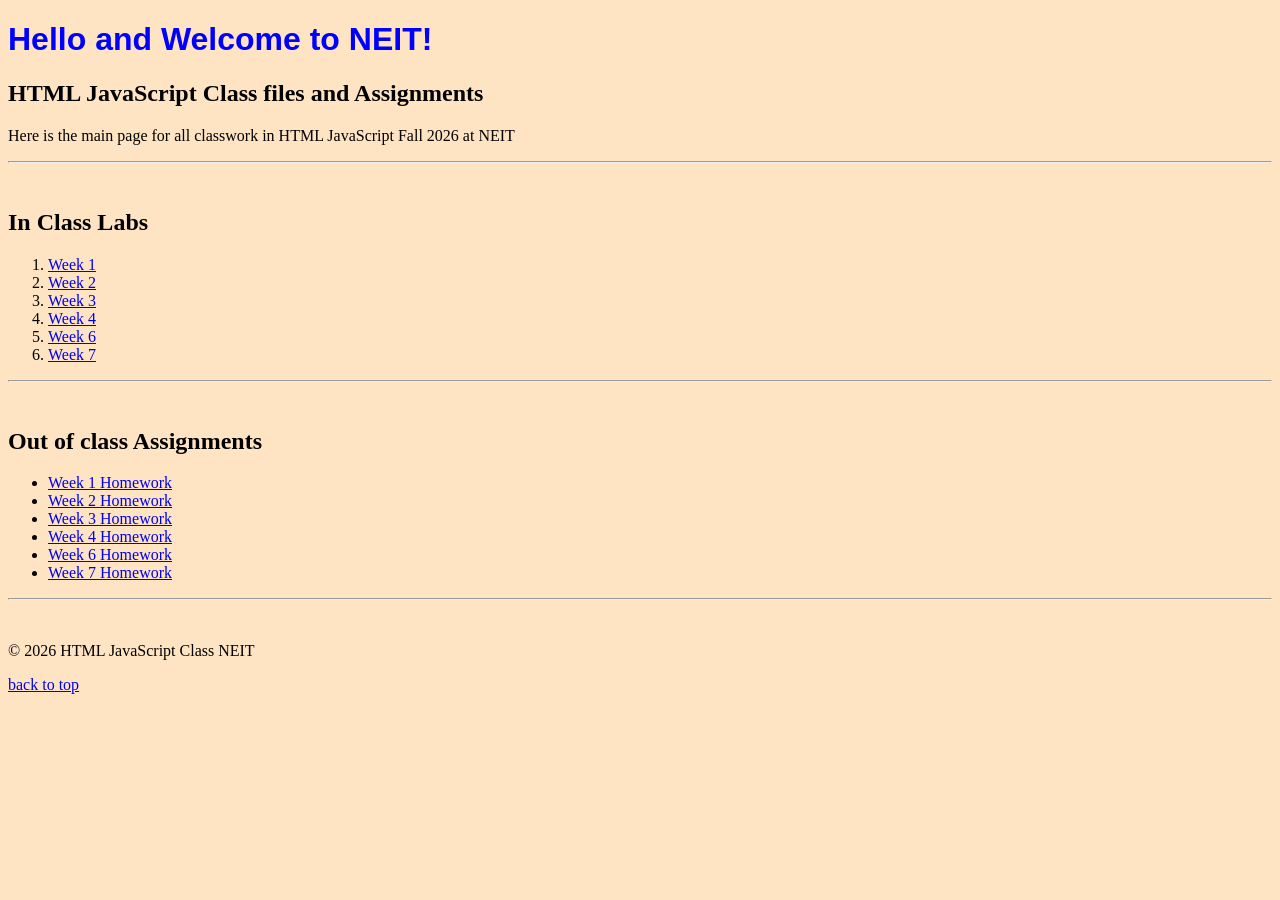
<file: Index.html>
<!DOCTYPE html> 
<html lang="en"> 
    <head>
        <title>HTML JavaScript Main Page</title>
        <meta charset="utf-8">
    </head>
    <body style="background-color: bisque;">
        <h1 style="font-family: Arial, Helvetica, sans-serif; color: blue;">Hello and Welcome to NEIT!</h1>
        <h2>HTML JavaScript Class files and Assignments</h2>
        <p>Here is the main page for all classwork in HTML JavaScript Fall 2026 at NEIT</p>
        <hr>
        <br>
        <h2>In Class Labs</h2>
        <ol>
            <li><a href="Week1/week1.html">Week 1</a></li>
            <li><a href="Week2/Week2.html">Week 2</a></li>
            <li><a href="Week3/index.html">Week 3</a></li>
            <li><a href="Week4/index.html">Week 4</a></li>
            <li><a href="Week6/index.html">Week 6</a></li>
            <li><a href="Week7/index.html">Week 7</a></li>
        </ol>
        <hr>
        <br>
        <h2>Out of class Assignments</h2>
        <ul>
            <li><a href="Week1/assignment/index.html">Week 1 Homework</a></li>
            <li><a href="Week2/assignment/index.html">Week 2 Homework</a></li>
            <li><a href="Week3/d1_assignment/index.html">Week 3 Homework</a></li>
            <li><a href="Week4/w4_pickup/index.html">Week 4 Homework</a></li>
            <li><a href="#">Week 6 Homework</a></li>
            <li><a href="#">Week 7 Homework</a></li>
        </ul>
        <hr>
        <br>
        <p>&copy; 2026 HTML JavaScript Class NEIT</p>
        <a href="#top">back to top</a>
        <script>
            var name = "Yexander";
            var num = 10 + 10;
            console.log(num)
            alert(name + "Welcome to the Page!!");
        </script>
    </body>
</html>
</file>
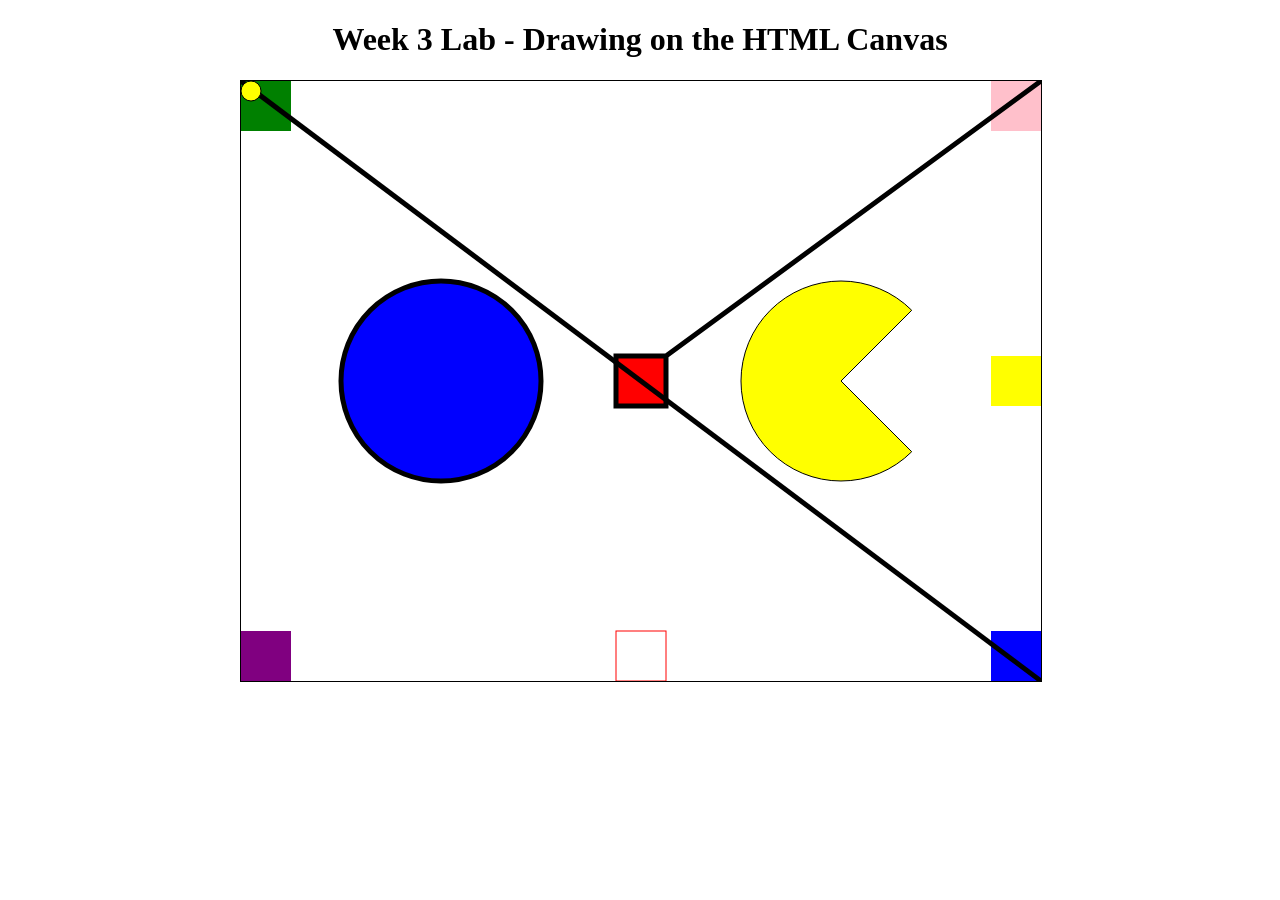
<file: Week3/index.html>
<!DOCTYPE html>
<html>
    <head>
        <title>Week 3 Drawing using the HTML Canvas</title>
        <meta http-equiv="Content=Type" content="text/html; charset=utf-8">
        <meta name="viewpoint" content="width=device-width, initial-scale=1.0">
        <style>
            #container{
                width: 800px;
                text-align: center;
                margin-left: auto;
                margin-right: auto;
            }
        </style>
    </head>
    <body>
        <div id="container">
            <h1>Week 3 Lab - Drawing on the HTML Canvas</h1>
            <canvas id="canvas" width="800" height="600" style="border: 1px solid black;">
                You browser does not support the html canvas element
            </canvas>
        </div>

        <!-- In Document JavaScript -->
         <script>
            //These are the coommon variables for setting up the canvas
            var canvas = document.getElementById("canvas");
            var ctx = canvas.getContext("2d");

            //Draw a square
            ctx.fillStyle = "#ff0000";
            ctx.fillRect(canvas.width/2 - 25, canvas.height/2 - 25, 50, 50);

             ctx.fillStyle = "yellow";
            ctx.fillRect(750, canvas.height/2 - 25, 50, 50);

             ctx.fillStyle = "green";
            ctx.fillRect(0, canvas.height/2 - 300, 50, 50);

             ctx.fillStyle = "pink";
            ctx.fillRect(750, canvas.height/2 - 300, 50, 50);

             ctx.fillStyle = "purple";
            ctx.fillRect(0, canvas.height - 50, 50, 50);

             ctx.fillStyle = "blue";
            ctx.fillRect(750, canvas.height - 50, 50, 50);

            //Outline Box
            ctx.strokeStyle = "red";
            ctx.strokeRect(canvas.width/2 - 25, canvas.height - 50, 50, 50);

            //Let's draw some lines
            ctx.strokeStyle = "black"
            ctx.lineWidth = 5.0; 
            ctx.beginPath();
            ctx.moveTo(0,0);
            ctx.lineTo(800,600);
            ctx.stroke();

             ctx.beginPath();
            ctx.moveTo(800,0);
            ctx.lineTo(canvas.width/2 + 25, canvas.height/2 - 25);
            ctx.lineTo(canvas.width/2 + 25, canvas.height/2 + 25);
            ctx.lineTo(canvas.width/2 - 25, canvas.height/2 + 25);
            ctx.lineTo(canvas.width/2 - 25, canvas.height/2 - 25);
            ctx.lineTo(canvas.width/2 + 25, canvas.height/2 - 25);
            ctx.stroke();

            //How to make a Cricle
            ctx.beginPath();
            ctx.arc(200,300, 100, 0,2 * Math.PI);
            ctx.fill();
            ctx.stroke();

            //Another Circle (It's Pac-Man :D)
            ctx.fillStyle = "yellow";
            ctx.lineWidth = 1.0;
            ctx.beginPath();
            ctx.arc(600,300, 100,degreesToRadians(45), degreesToRadians(315));
            ctx.lineTo(600,300);
            ctx.closePath();
            ctx.fill();
            ctx.stroke();

            function degreesToRadians(degrees)
            {
                let radian = degrees * (Math.PI/180)
                return radian;
            }

            function drawCircle(xPos, yPos, radius, startAngle, endAngle)
            {
                ctx.beginPath();
                ctx.arc(xPos, yPos, radius, degreesToRadians(startAngle), degreesToRadians(endAngle));
                ctx.fill();
                ctx.stroke();
            }

            drawCircle(10,10,10,0,360);
         </script>
    </body>
</html>
</file>
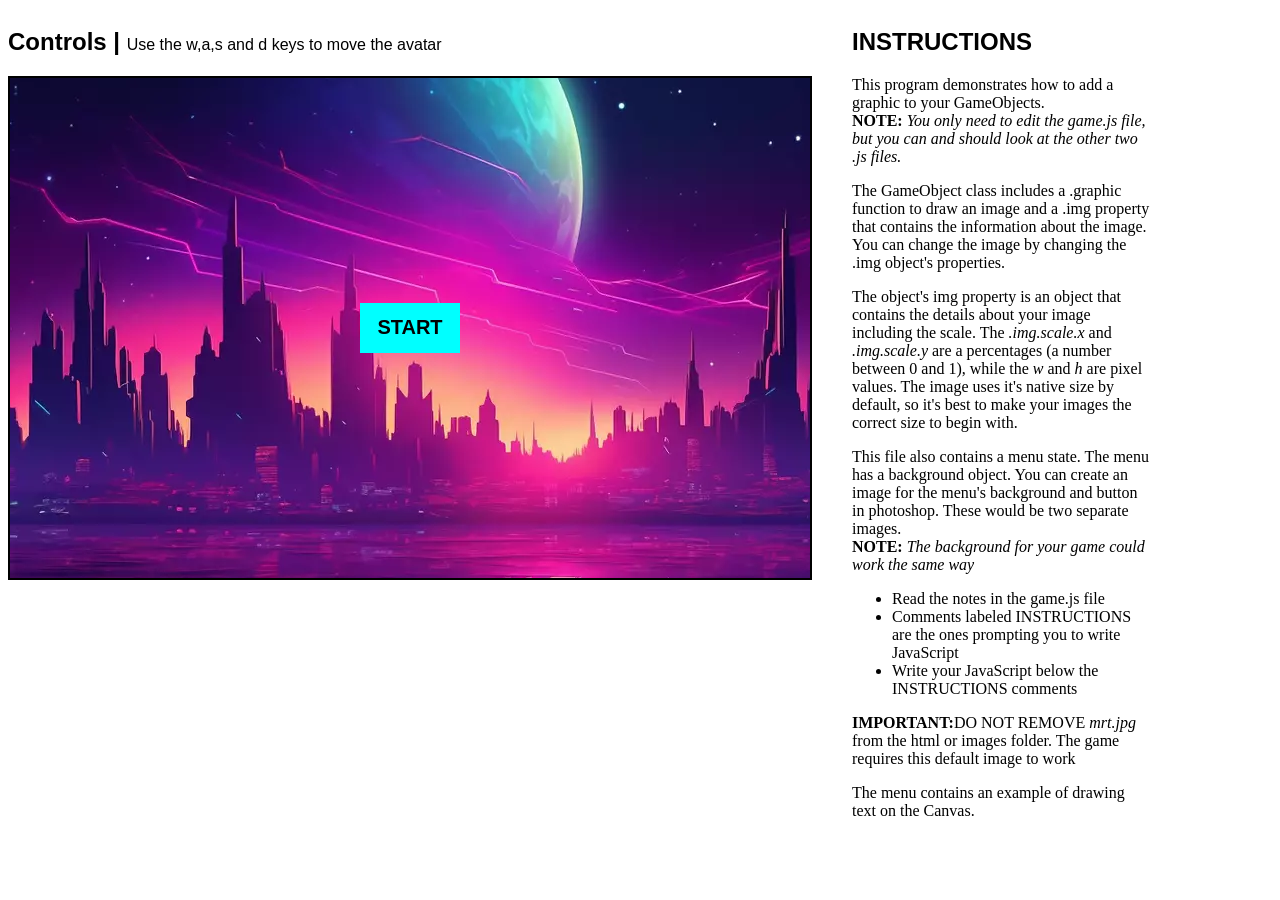
<file: Week7/index.html>
<!DOCTYPE html>
<html lang="en">
<head>
    <meta charset="UTF-8">
    <meta http-equiv="X-UA-Compatible" content="IE=edge">
    <meta name="viewport" content="width=device-width, initial-scale=1.0">
    <link rel="stylesheet" href="css/style.css">
    <title>Week 7 Images</title>
   
</head>
<body>
    <div>
        <h2>Controls | <span>Use the w,a,s and d keys to move the avatar</span></h2>
        <canvas width="800" height="500"></canvas>
    </div>
   
    <div id="instructions">
        <h2>INSTRUCTIONS</h2>
        <p>
            This program demonstrates how to add a graphic to your GameObjects.<br>
            <b>NOTE:</b> <i>You only need to edit the game.js file, but you can and should look at the other two .js files.</i>
        </p>
        <p>
           The GameObject class includes a .graphic function to draw an image and a .img property that contains the information about the image. You can change the image by changing the .img object's properties.
        </p>
        <p>
            The object's img property is an object that contains the details about your image including the scale. The <i>.img.scale.x</i> and <i>.img.scale.y</i> are a percentages (a number between 0 and 1), while the <i>w</i> and <i>h</i> are pixel values. The image uses it's native size by default, so it's best to make your images the correct size to begin with.
        </p>
        <p>
           This file also contains a menu state. The menu has a background object. You can create an image for the menu's background and button in photoshop. These would be two separate images.<br>
           <b>NOTE:</b> <i>The background for your game could work the same way</i>
        </p>
        <p>
            <ul>
                <li>Read the notes in the game.js file</li>
                <li>Comments labeled INSTRUCTIONS are the ones prompting you to write JavaScript</li>
                <li>Write your JavaScript below the INSTRUCTIONS comments</li>
            </ul>
        </p>
        <p>
            <b>IMPORTANT:</b>DO NOT REMOVE <i>mrt.jpg</i> from the html or images folder. The game requires this default image to work
        </p>
        <p>
            The menu contains an example of drawing text on the Canvas.
        </p>
    </div>
    <div class="hidden">
        <!--IMPORTANT: DO NOT REMOVE mrt.jpg. The game requires this default image to work-->
        <img src="images/mrt.jpg" alt="Mr T" id="default">
        <img src="images/menu_bg.webp" alt="menu background" id="menu-bg">
        
    </div>
    <!--controls.js contains the keyboard events and variables for movement-->
    <script src="js/controls.js"></script>
    <!--GameObject.js contains the game object class we will use or all objects in the game-->
    <script src="js/GameObject.js"></script>
    <!--game.js is the game-->
    <script src="js/game.js"></script>
</body>
</html>
</file>
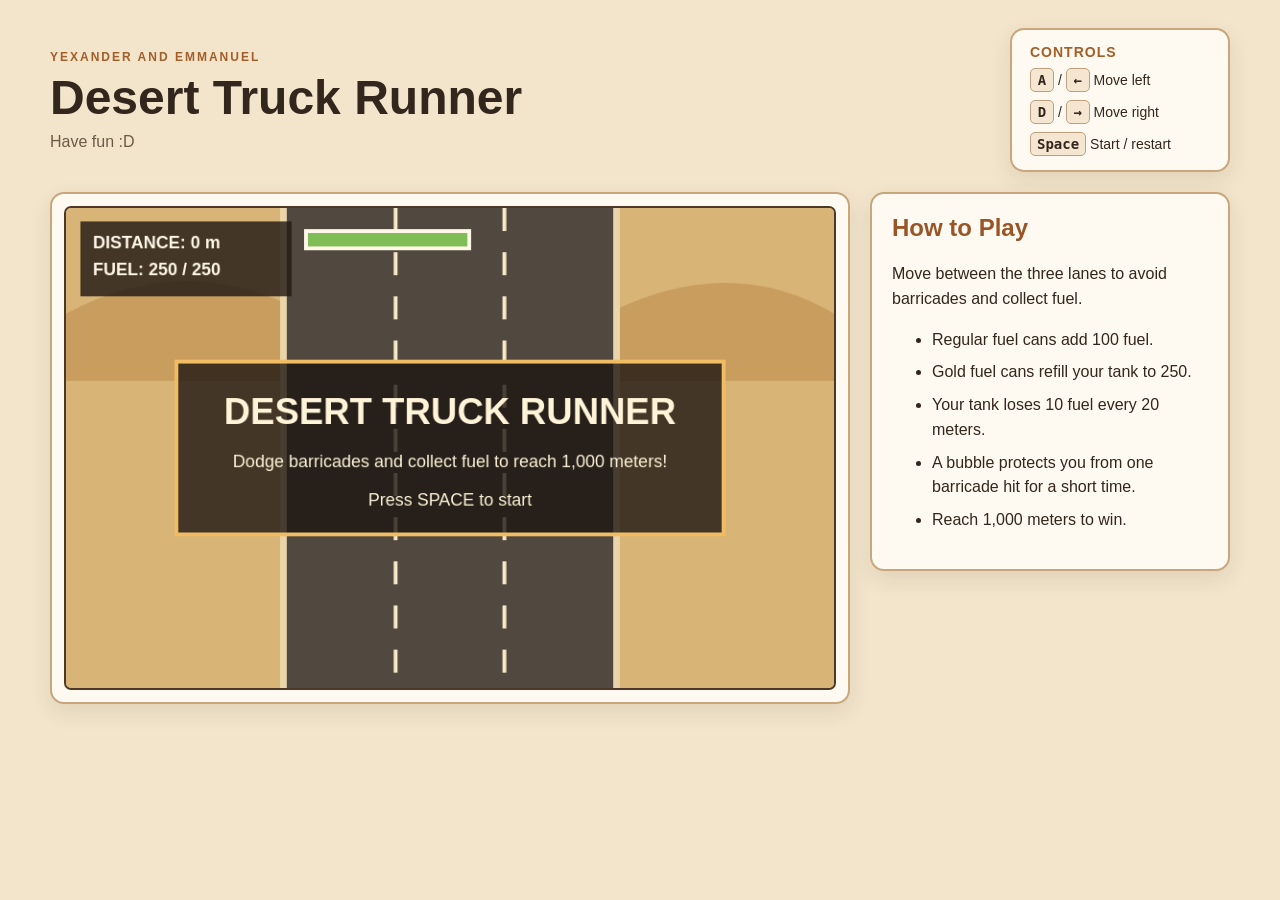
<file: Desert_Truck_Runner_Teacher_Files_Updated/Desert_Truck_Runner_Teacher_Files/index.html>
<!DOCTYPE html>
<html lang="en">
<head>
    <meta charset="UTF-8">
    <meta name="viewport" content="width=device-width, initial-scale=1.0">
    <title>Desert Truck Runner</title>
    <link rel="stylesheet" href="css/style.css">
</head>
<body>
    <main class="page">
        <header>
            <div>
                <p class="eyebrow">Yexander and Emmanuel</p>
                <h1>Desert Truck Runner</h1>
                <p class="subtitle">Have fun :D</p>
            </div>
            <div class="controls-card">
                <strong>CONTROLS</strong>
                <span><kbd>A</kbd> / <kbd>←</kbd> Move left</span>
                <span><kbd>D</kbd> / <kbd>→</kbd> Move right</span>
                <span><kbd>Space</kbd> Start / restart</span>
            </div>
        </header>

        <section class="game-layout">
            <div class="game-panel">
                <canvas width="800" height="500"></canvas>
            </div>
            <aside class="info-panel">
                <h2>How to Play</h2>
                <p>Move between the three lanes to avoid barricades and collect fuel.</p>
                <ul>
                    <li>Regular fuel cans add 100 fuel.</li>
                    <li>Gold fuel cans refill your tank to 250.</li>
                    <li>Your tank loses 10 fuel every 20 meters.</li>
                    <li>A bubble protects you from one barricade hit for a short time.</li>
                    <li>Reach 1,000 meters to win.</li>
                </ul>
            </aside>
        </section>
    </main>

    <div id="game-assets" aria-hidden="true">
        <img src="images/mrt.jpg" alt="Default teacher image" id="default">
        <img src="images/truck.png" alt="Player truck" id="avatar">
        <img src="images/barricade.png" alt="Road barricade" id="barricade">
        <img src="images/gas.png" alt="Regular fuel can" id="gas">
        <img src="images/gold-gas.png" alt="Gold fuel can" id="gold-gas">
        <img src="images/bubble.png" alt="Bubble shield" id="bubble">
    </div>

   
    <script src="js/controls.js"></script>
    <script src="js/GameObject.js"></script>
    <script src="js/game.js"></script>
</body>
</html>
</file>
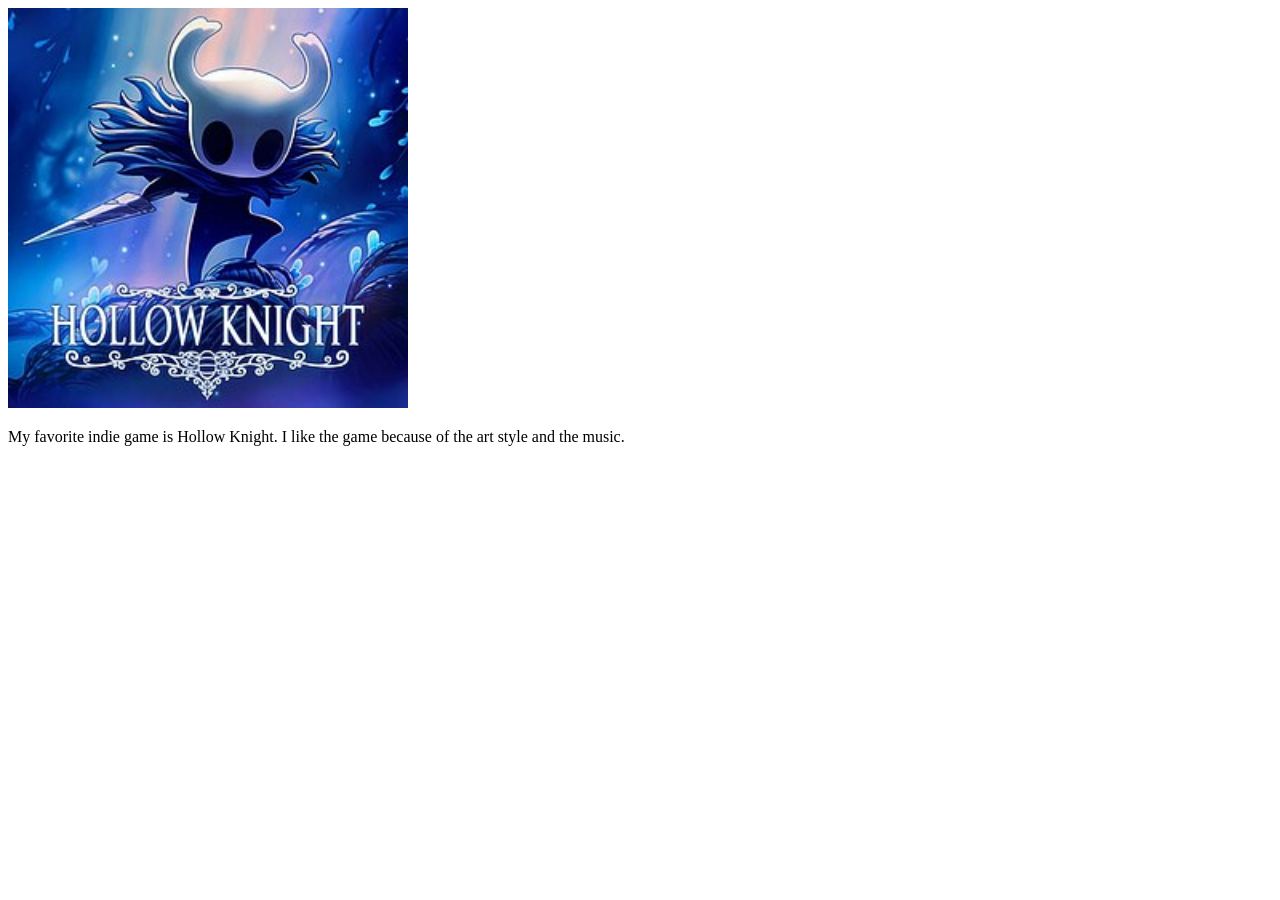
<file: Week1/assignment/index.html>
<!DOCTYPE html>
<html lang="en">

<head>
    <title>Week 1 Homework</title>
    <meta charset="UTF-8">
    <meta name="author" content="Yexander">
    <meta name="description" content="Week 1 Homework">
</head>

<body>
    <img src="images/Hollow_Knight_2026_cover_art.webp"
         alt="A picture of The Knight from the hit indie game Hollow Knight"
         width="400">

    <br>

    <p>My favorite indie game is Hollow Knight. I like the game because of the art style and the music.</p>
</body>

</html>
</file>
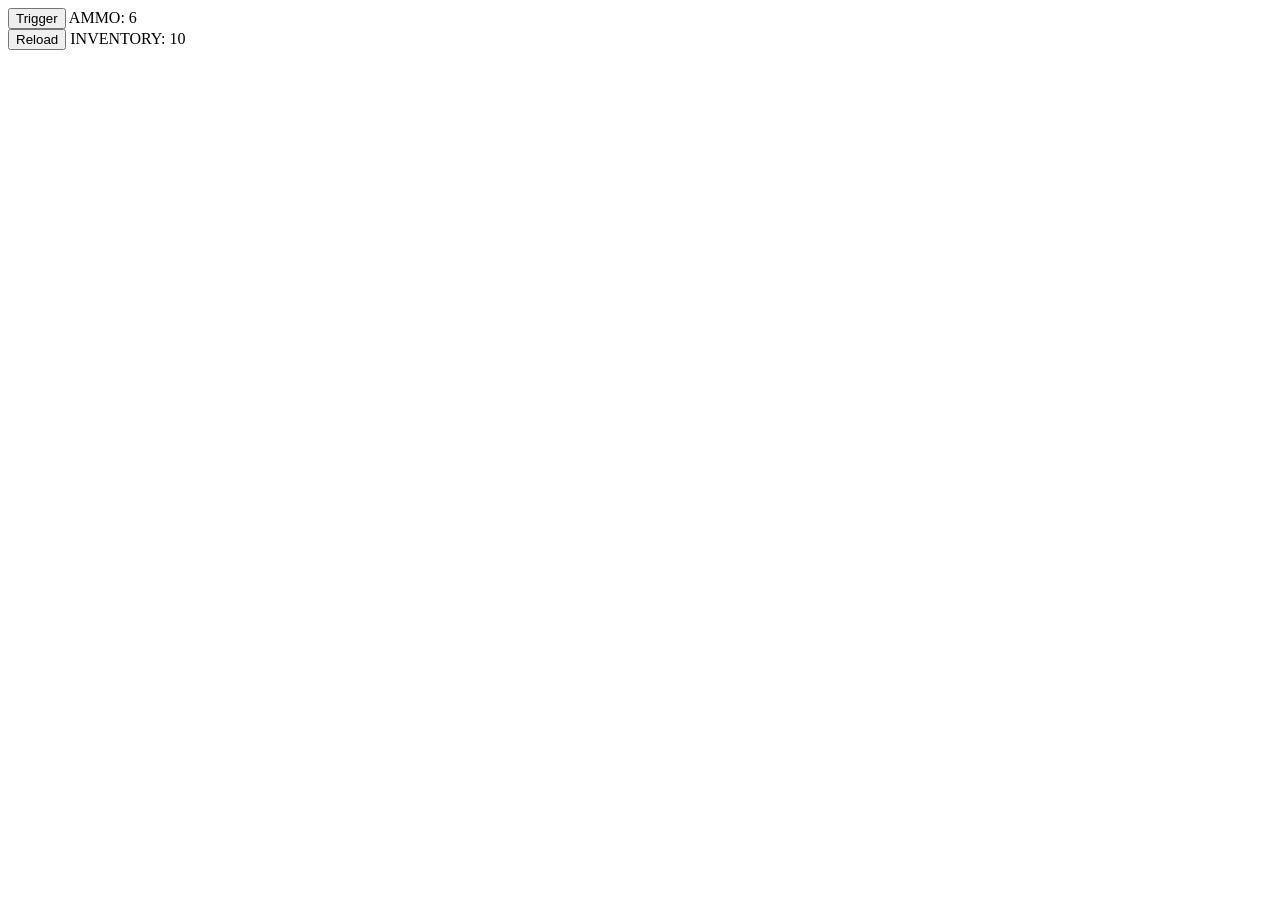
<file: Week2/assignment/index.html>
<!DOCTYPE html>
<html lang="en">
<head>
    <meta charset="UTF-8">
    <meta http-equiv="X-UA-Compatible" content="IE=edge">
    <meta name="viewport" content="width=device-width, initial-scale=1.0">
    <title>Week 2 Gun Program</title>
    <!--PUT YOUR NAME IN THE META TAG FOR AUTHOR-->
    <meta name="Yexander" content="YOUR NAME GOES HERE">
    <!--xxxxxxxxxxxxxxxxxxxxxxxxxxxxxxxxxxxxxxxx-->
    <meta name="description" content="Small programming assignment using events, variables, functions and conditional logic">
</head>
<body>
    <!--Main content of the site-->
    <div>
        <!--Control and output for the "shoot" functionality-->
        <div>
            <button id="trigger-button">Trigger</button>
            <span id="trigger-display"></span>
        </div>
        <!--Control and output for the "reload" functionality-->
        <div>
            <button id="reload-button">Reload</button>
            <span id="reload-display"></span>
        </div>
    </div>
    <script>
        /*-----------------------------------
        Project Description: 
        In this assignment you will write the code to make the following happen:
        1. Make the reload button clickable
        2. When it is clicked your inventory will lose ammo
        3. When it is clicked your gun will gain ammo
        4. The inventory should never drop below 0
        5. CHALLENGE: Can you make the correct number of ammo move from the inventory to the gun? For example if the ammo is at 4 and the max is 6 can you make only 2 subtract from inventory and add to ammo?
        6. Display the resulting numbers in the span tags.
        ------------------------------------*/

        //stores the <button> and <span> elements in variables by selecting the the elements by their id attribute. The # is used when referencing an element's id
        var triggerButton = document.querySelector(`#trigger-button`)
        var triggerDisplay = document.querySelector(`#trigger-display`)
        var reloadButton = document.querySelector(`#reload-button`)
        var reloadDisplay = document.querySelector(`#reload-display`)

        //Variables used to set up the gun and inventory values
        //Maximum amount of ammo the weapon can hold
        var max = 6
        //Amount of ammo currently loaded into the weapon
        var currentAmmo = max
        //Amount of ammo in the character's inventory
        var inventory = 10

        //Changes the words between <span> and </span> for each span element
        triggerDisplay.innerHTML = `AMMO: ${currentAmmo}`
        reloadDisplay.innerHTML = `INVENTORY: ${inventory}`

        /*
        Adds functionality to the button so that when it is clicked it will execute the shoot function
        */
        triggerButton.addEventListener(`click`, shoot)

        /*
        When the shoot function is executed by a user/player clicking the trigger button:
         1. currentAmmo is subtracted by one
         2. if currentAmmo is less than zero, it is set back to zero
         3. The triggerDisplay text is updated to show the latest value for currentAmmo
         NOTE: the "event" placeholder variable in the parenthesis needs to be there for a function to work when it is executed by a  click or any other type of event listener.
        */
        function shoot(event)
        {
            currentAmmo--
            if(currentAmmo<0)
            {
                currentAmmo = 0;
            }
            triggerDisplay.innerHTML = `AMMO: ${currentAmmo}`
        }

        /*------------------INSTRUCTIONS------------------
        Using the code above as a guide, try to make the reload button work below this comment.
        1. Add an event listener to it that calls a function when clicked
        2. Within the function do the following
            a. Subtract ammo from the inventory
            b. Add ammo to the currentAmmo
            d. Stop inventory from going into the negative numbers
            c. Display the result on in the reloadDisplay by changing it's innerHTML
            d. EXTRA CHALLENGE: Figure out how much ammo to load. This will require some math based on how much ammo has been expended and the maximum amount ammo the weapon can hold
        --------------------------------------------------*/

        reloadButton.addEventListener('click', reload)

        function reload(event)
        {
            var ammoNeeded = max - currentAmmo;
            var ammoToLoad = Math.min(ammoNeeded, inventory)
            
            currentAmmo += ammoToLoad
            inventory -= ammoToLoad

            triggerDisplay.innerHTML = `AMMO: ${currentAmmo}`
            reloadDisplay.innerHTML = `INVENTORY: ${inventory}`
            
        }

    </script>
</body>
</html>
</file>
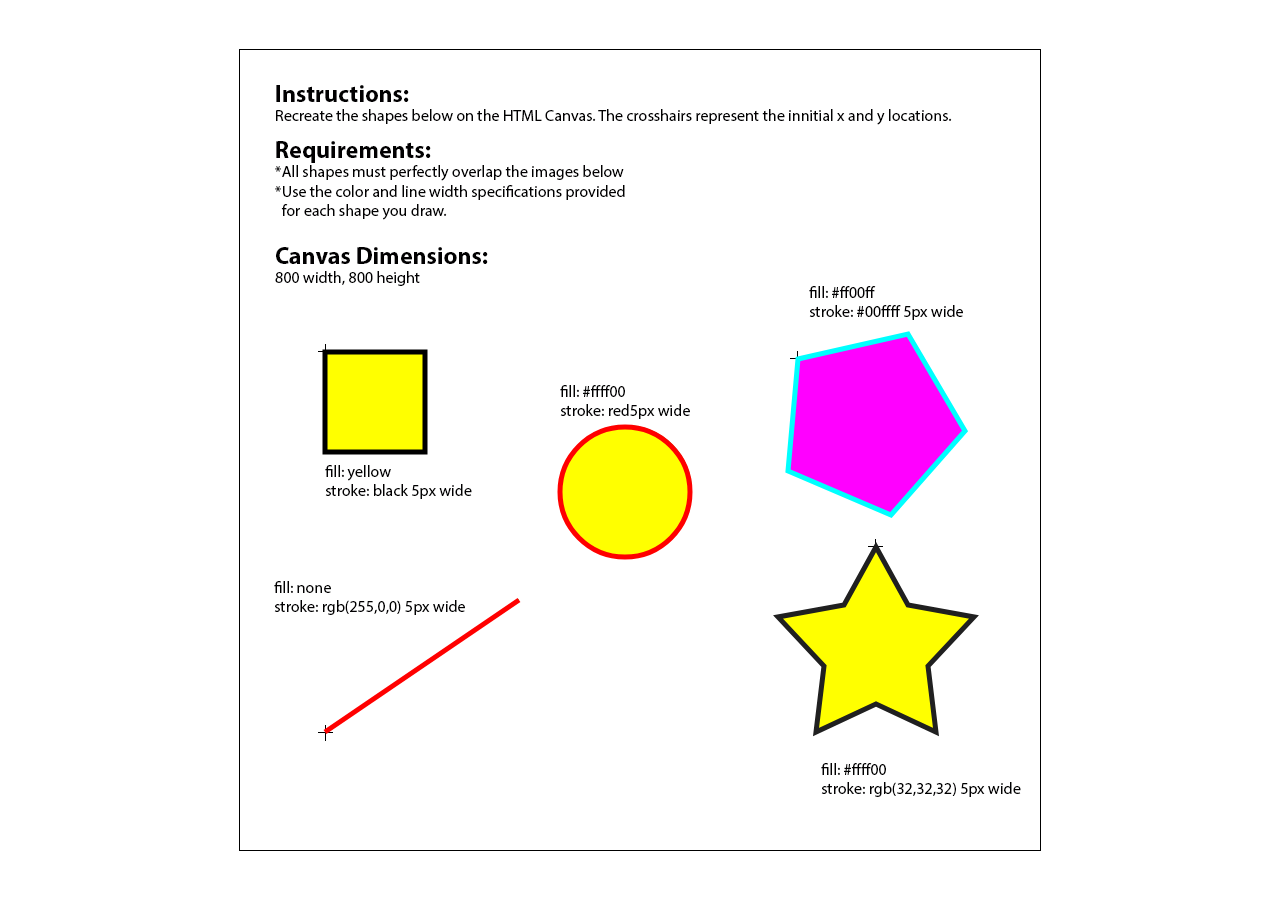
<file: Week3/d1_assignment/index.html>
<!DOCTYPE html>
<html lang="en">
<head>
    <meta charset="UTF-8">
    <meta name="viewport" content="width=device-width, initial-scale=1.0">
    <title>Week 7 Assignment 1 | Drawing Shapes</title>
    <link rel="stylesheet" href="style.css">
</head>
<body>
    <canvas id="canvas" width="800" height="800">
    </canvas>

    <script src="script.js"></script>
</body>
</html>
</file>
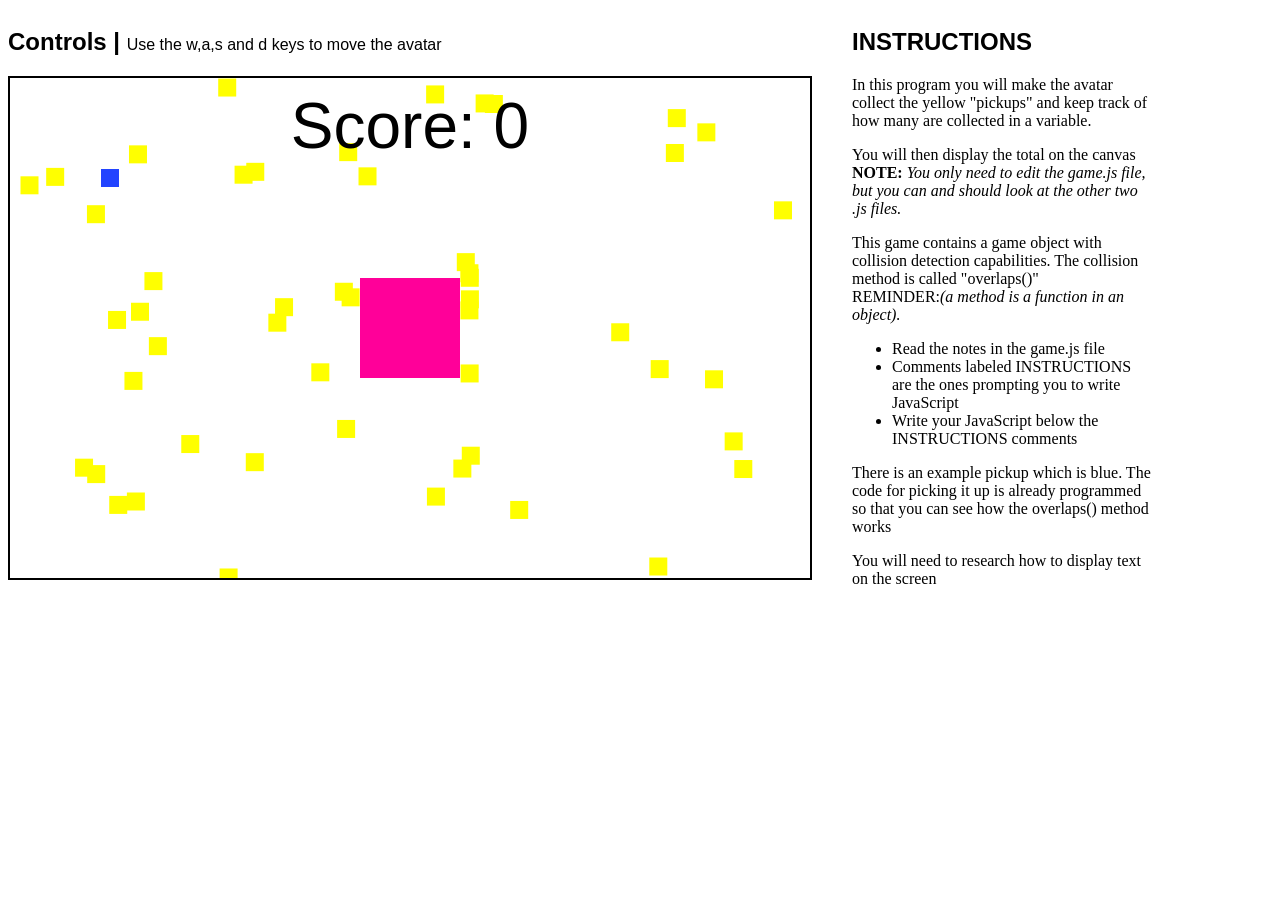
<file: Week4/w4_pickup/index.html>
<!DOCTYPE html>
<html lang="en">
<head>
    <meta charset="UTF-8">
    <meta http-equiv="X-UA-Compatible" content="IE=edge">
    <meta name="viewport" content="width=device-width, initial-scale=1.0">
    <link rel="stylesheet" href="css/style.css">
    <title>Pick ups</title>
   
</head>
<body>
    <div>
        <h2>Controls | <span>Use the w,a,s and d keys to move the avatar</span></h2>
        <canvas width="800" height="500"></canvas>
    </div>
   
    <div id="instructions">
        <h2>INSTRUCTIONS</h2>
        <p>
            In this program you will make the avatar collect the yellow "pickups" and keep track of how many are collected in a variable.
        </p>
        <p>
            You will then display the total on the canvas<br>
            <b>NOTE:</b> <i>You only need to edit the game.js file, but you can and should look at the other two .js files.</i>
        </p>
        <p>
            This game contains a game object with collision detection capabilities.
            The collision method is called "overlaps()"<br>
            REMINDER:<i>(a method is a function in an object).</i><br>
        </p>
        <p>
            <ul>
                <li>Read the notes in the game.js file</li>
                <li>Comments labeled INSTRUCTIONS are the ones prompting you to write JavaScript</li>
                <li>Write your JavaScript below the INSTRUCTIONS comments</li>
            </ul>
        </p>
        <p>
            There is an example pickup which is blue. The code for picking it up is already programmed so that you can see how the overlaps() method works
        </p>
        <p>
            You will need to research how to display text on the screen
        </p>
    </div>
    <!--controls.js contains the keyboard events and variables for movement-->
    <script src="js/controls.js"></script>
    <!--GameObject.js contains the game object class we will use or all objects in the game-->
    <script src="js/GameObject.js"></script>
    <!--game.js is the game-->
    <script src="js/game.js"></script>
</body>
</html>
</file>
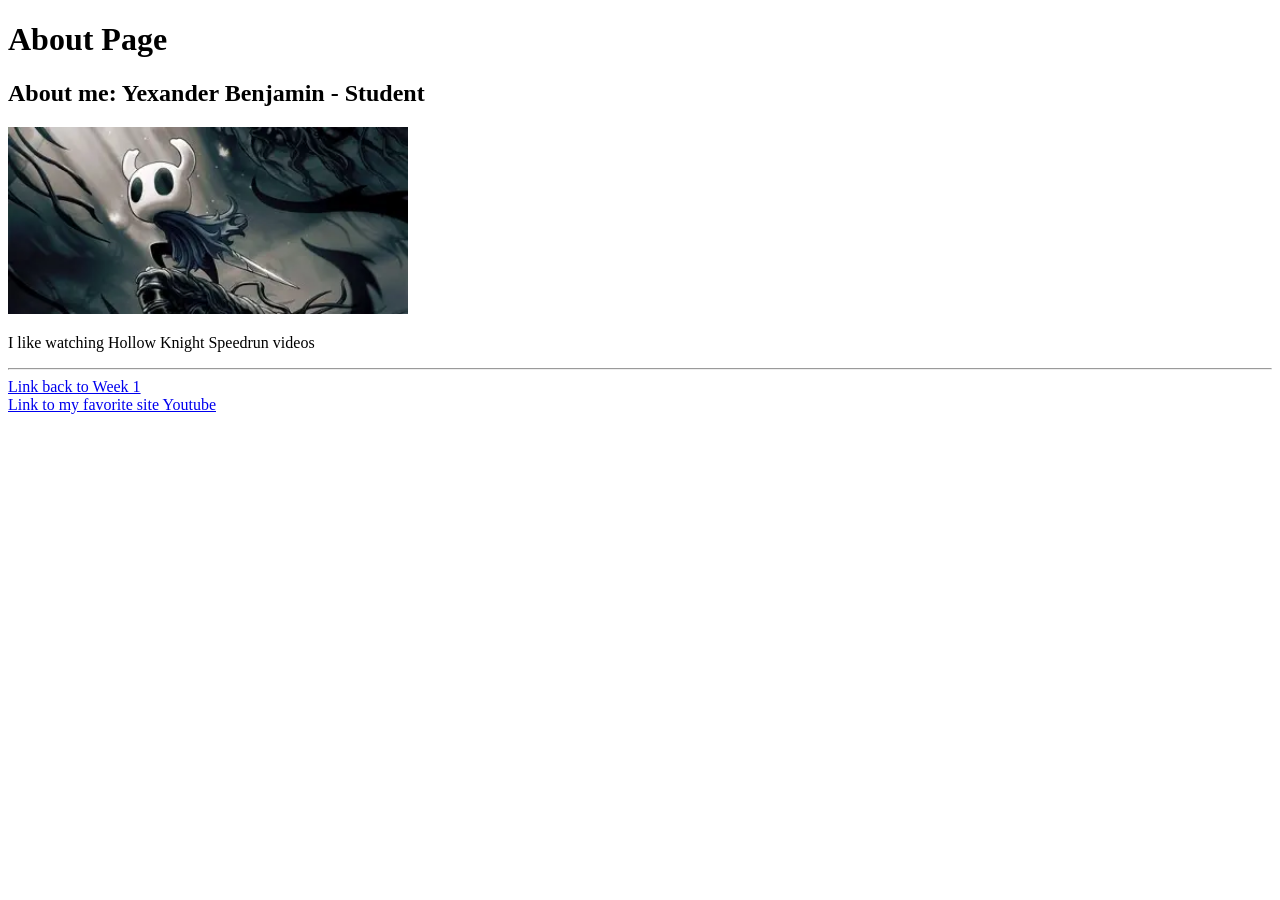
<file: Week1/about.html>
<!DOCTYPE html>
<html lang="en">
<head>
    <meta charset="UTF-8">
    <meta name="viewport" content="width=device-width, initial-scale=1.0">
    <title>About Page</title>
</head>
<body>
    <h1>About Page</h1>
    <h2>About me: Yexander Benjamin - Student</h2>
    <img src="images/HK.webp" alt="Image of The Knight from Hollow Knight" width="400">
    <p>I like watching Hollow Knight Speedrun videos</p>
    <hr>
    <a href="week1.html">Link back to Week 1</a>
    <br>
    <!-- Example of a absolute path (link) -->
     <a href="https://www.youtube.com" target="_blank">Link to my favorite site Youtube</a>
</body>
</html>
</file>
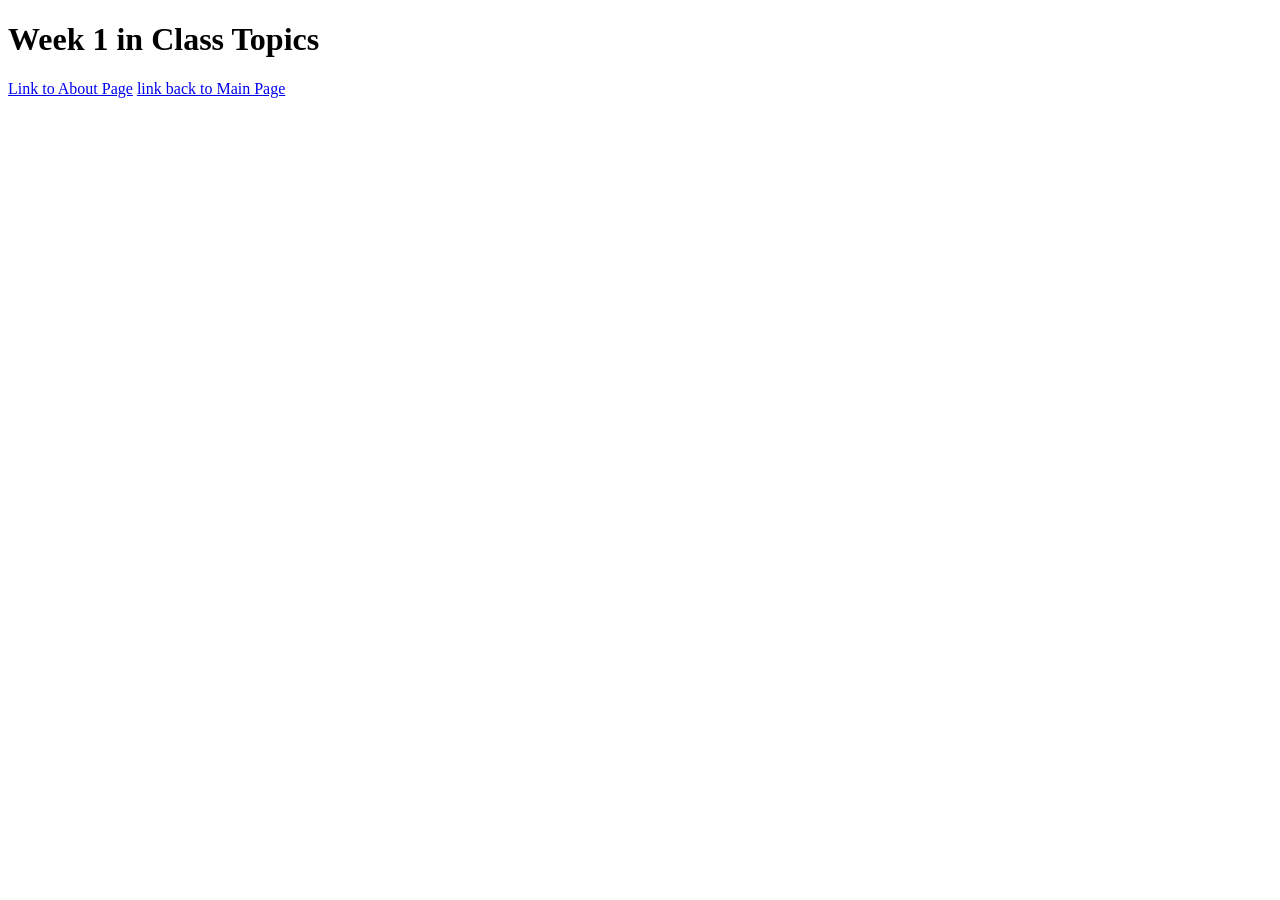
<file: Week1/week1.html>
<!DOCTYPE html>
<html lang="en">
<head>
    <meta charset="UTF-8">
    <meta name="viewport" content="width=device-width, initial-scale=1.0">
    <title>Week 1 Class Lab - HTML</title>
</head>
<body>
    <h1>Week 1 in Class Topics</h1>
<a href="about.html">Link to About Page</a>
    <!-- Example of link to outside of folder -->
    <a href="../index.html">link back to Main Page</a>
</body>
</html>
</file>
<file: Week7/css/style.css>
body{
    /*
       Centers the canvas
    */
    display:flex;
    justify-content: flex-start;
    align-items: flex-start;
}
canvas{
    border:2px solid black;
    /*
        !IMPORTANT! Change the source of this image
        
        NOTE: it should only require you to change the file name not the path. 
        NOTE: This path uses ../ to navigate up one level into the root folder where the "images" folder is located.
    */
    /*background-image: url(../images/mrt.jpg);*/
}
#instructions{
    width:300px;
    padding:0 20px 20px 20px;
    margin-left: 20px;
}
h2{
    font-family:Arial, Helvetica, sans-serif;
}
h2 span{
    font-family:Arial, Helvetica, sans-serif;
    font-size:16px;
    font-weight:normal;
}

.game-img{
    /*
       hides all html <img> tags
    */
    display:none;
}
.hidden{
    display:none;
}
</file>
<file: Desert_Truck_Runner_Teacher_Files_Updated/Desert_Truck_Runner_Teacher_Files/css/style.css>
* {
    box-sizing: border-box;
}

body {
    margin: 0;
    min-height: 100vh;
    padding: 28px;
    background: #f2e5cc;
    color: #33261c;
    font-family: Arial, Helvetica, sans-serif;
}

.page {
    max-width: 1180px;
    margin: 0 auto;
}

header {
    display: flex;
    align-items: center;
    justify-content: space-between;
    gap: 24px;
    margin-bottom: 20px;
}

.eyebrow {
    margin: 0 0 6px;
    color: #a45e28;
    font-size: 12px;
    font-weight: bold;
    letter-spacing: 2px;
    text-transform: uppercase;
}

h1 {
    margin: 0;
    font-size: clamp(30px, 5vw, 48px);
}

.subtitle {
    margin: 8px 0 0;
    color: #6e5946;
}

.controls-card, .info-panel, .game-panel {
    border: 2px solid #c9a77c;
    border-radius: 14px;
    background: #fffaf1;
    box-shadow: 0 8px 22px rgba(73, 47, 23, 0.10);
}

.controls-card {
    display: grid;
    gap: 8px;
    min-width: 220px;
    padding: 14px 18px;
    font-size: 14px;
}

.controls-card strong {
    color: #a45e28;
    letter-spacing: 1px;
}

kbd {
    display: inline-block;
    min-width: 24px;
    padding: 3px 6px;
    border: 1px solid #bda17e;
    border-radius: 5px;
    background: #f4e6d1;
    text-align: center;
    font-weight: bold;
}

.game-layout {
    display: grid;
    grid-template-columns: minmax(0, 800px) minmax(230px, 1fr);
    gap: 20px;
    align-items: start;
}

.game-panel {
    overflow: hidden;
    padding: 12px;
}

canvas {
    display: block;
    width: 100%;
    height: auto;
    border: 2px solid #4b3829;
    border-radius: 7px;
    background: #d7b477;
}

.under-canvas {
    padding: 10px 4px 2px;
    color: #725b43;
    font-size: 13px;
    text-align: center;
}

.info-panel {
    padding: 20px;
}

.info-panel h2 {
    margin-top: 0;
    color: #9a5526;
}

.info-panel p, .info-panel li {
    line-height: 1.55;
}

.info-panel li {
    margin-bottom: 8px;
}

.small-note {
    color: #776654;
    font-size: 12px;
}

@media (max-width: 900px) {
    body { padding: 14px; }
    header { align-items: flex-start; flex-direction: column; }
    .game-layout { grid-template-columns: 1fr; }
}


/* Image elements are kept in the HTML for GameObject to querySelect. */
#game-assets { display: none; }
</file>
<file: Week3/d1_assignment/style.css>
html,body{
    margin:0;
    height:100%;
}
body{
    display:flex;
    justify-content: center;
    align-items: center;
}
canvas{
    border:1px solid black;
    background-image:url(images/shapes.png);
}
</file>
<file: Week4/w4_pickup/css/style.css>
body{
    /*
       Centers the canvas
    */
    display:flex;
    justify-content: flex-start;
    align-items: flex-start;
}
canvas{
    border:2px solid black;
    /*
        !IMPORTANT! Change the source of this image
        
        NOTE: it should only require you to change the file name not the path. 
        NOTE: This path uses ../ to navigate up one level into the root folder where the "images" folder is located.
    */
    /*background-image: url(../images/mrt.jpg);*/
}
#instructions{
    width:300px;
    padding:0 20px 20px 20px;
    margin-left: 20px;
}
h2{
    font-family:Arial, Helvetica, sans-serif;
}
h2 span{
    font-family:Arial, Helvetica, sans-serif;
    font-size:16px;
    font-weight:normal;
}

.game-img{
    /*
       hides all html <img> tags
    */
    display:none;
}
</file>
